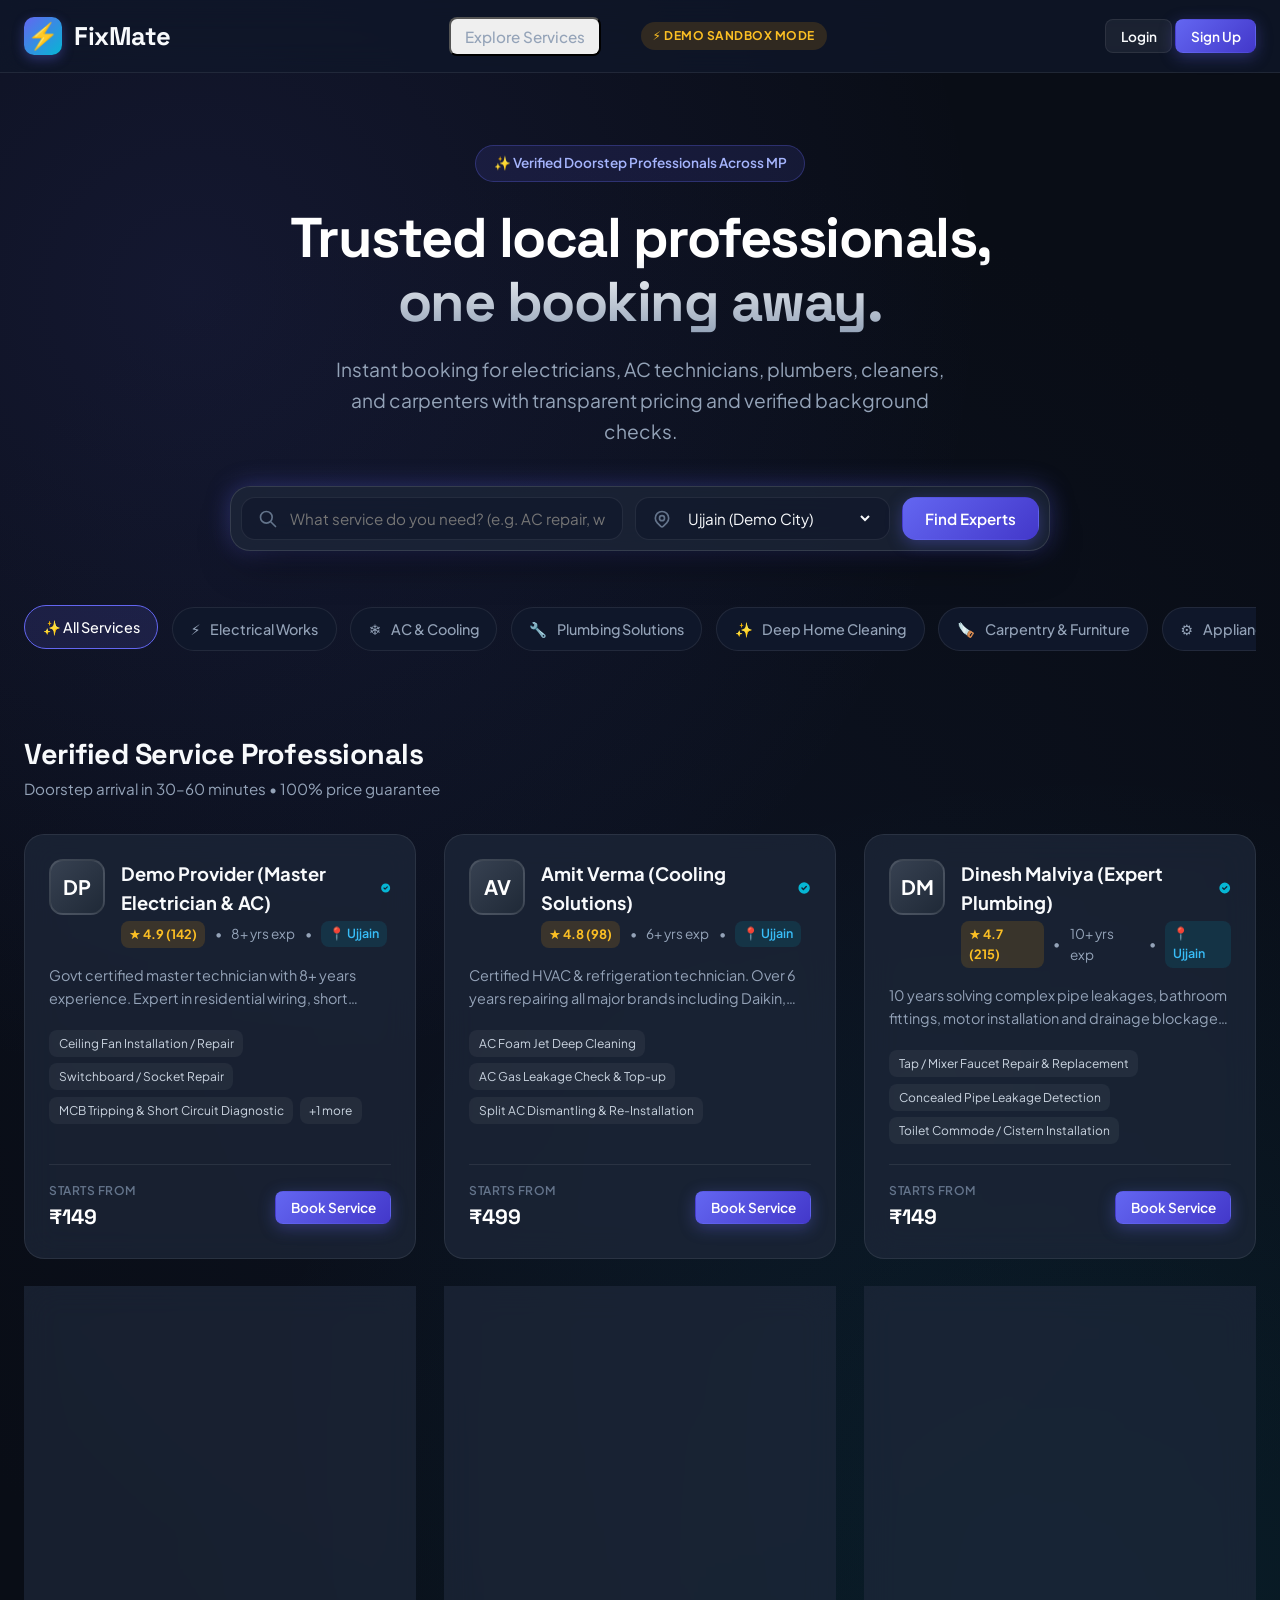
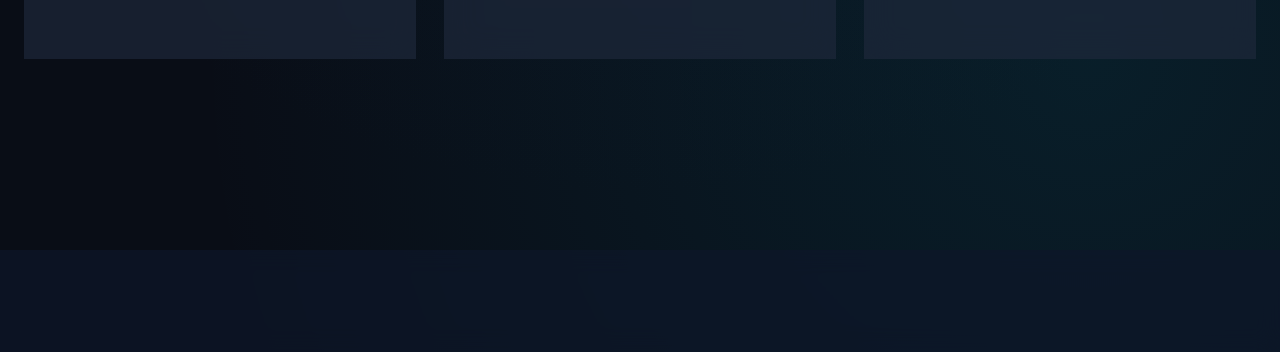
<file: index.html>
<!DOCTYPE html>
<html lang="en">
<head>
  <meta charset="UTF-8">
  <meta http-equiv="refresh" content="0; url=frontend/index.html">
  <title>FixMate - Local Service Booking & Management Platform</title>
  <script>
    window.location.href = "frontend/index.html";
  </script>
</head>
<body style="background: #090d16; color: #fff; font-family: sans-serif; display: flex; align-items: center; justify-content: center; height: 100vh; margin: 0;">
  <div style="text-align: center;">
    <h2>Redirecting to FixMate...</h2>
    <p><a href="frontend/index.html" style="color: #6366f1;">Click here if you are not redirected automatically</a></p>
  </div>
</body>
</html>
</file>
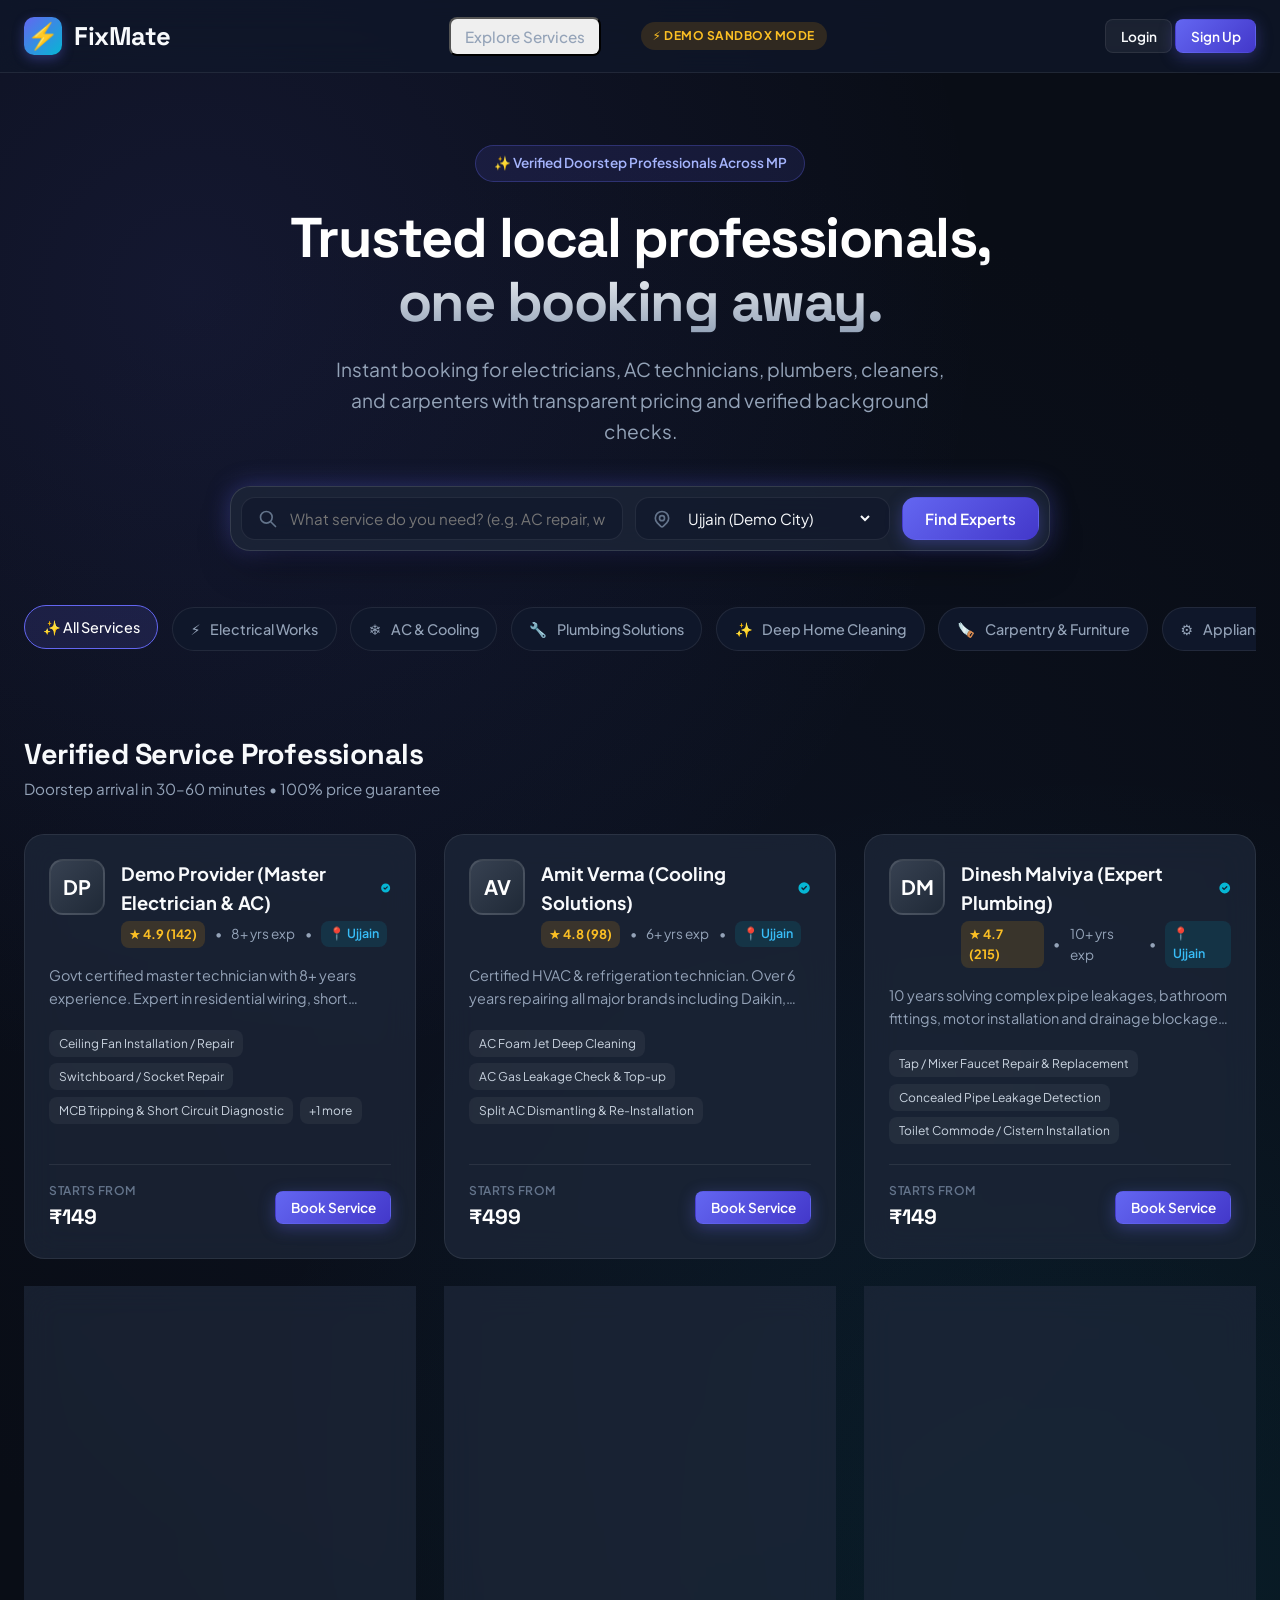
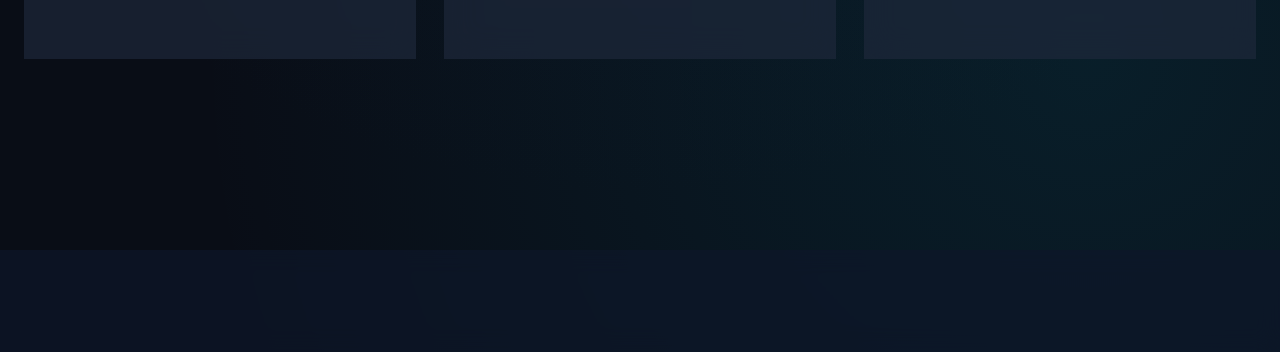
<file: frontend/index.html>
<!DOCTYPE html>
<html lang="en">
<head>
  <meta charset="UTF-8" />
  <meta name="viewport" content="width=device-width, initial-scale=1.0" />
  <meta name="description" content="FixMate – On-demand local home and appliance repair services connecting verified electricians, plumbers, AC technicians, and cleaners." />
  <title>FixMate – Local Service Booking & Management Platform</title>
  <link rel="stylesheet" href="css/style.css" />
</head>
<body>

  <!-- Navigation Bar -->
  <header class="navbar">
    <div class="container nav-wrapper">
      <a href="javascript:void(0)" class="brand-logo" onclick="App.switchView('marketplace-view')">
        <div class="logo-badge">⚡</div>
        <span>FixMate</span>
      </a>

      <nav class="nav-menu">
        <button class="nav-link" onclick="App.switchView('marketplace-view')">Explore Services</button>
        <div id="nav-role-portals"></div>
        <span id="connection-mode-badge" class="status-badge status-pending" style="font-size: 0.75rem;">⚡ Ready</span>
      </nav>

      <div id="nav-auth-container">
        <!-- Injected via Auth.updateNavbar() -->
      </div>
    </div>
  </header>

  <!-- =========================================================================
       VIEW 1: MARKETPLACE DISCOVERY & PROVIDER SEARCH
       ========================================================================= -->
  <main id="marketplace-view" class="view-section">
    <!-- Hero Section -->
    <section class="hero-section">
      <div class="container">
        <div class="hero-pill">
          <span>✨ Verified Doorstep Professionals Across MP</span>
        </div>
        <h1 class="hero-title">
          Trusted local professionals,<br />one booking away.
        </h1>
        <p class="hero-subtitle">
          Instant booking for electricians, AC technicians, plumbers, cleaners, and carpenters with transparent pricing and verified background checks.
        </p>

        <!-- Search Bar Console -->
        <div class="hero-search-box">
          <div class="search-input-wrap">
            <svg width="20" height="20" fill="none" stroke="currentColor" viewBox="0 0 24 24"><path stroke-linecap="round" stroke-linejoin="round" stroke-width="2" d="M21 21l-6-6m2-5a7 7 0 11-14 0 7 7 0 0114 0z"></path></svg>
            <input type="text" id="search-keyword-input" class="search-input" placeholder="What service do you need? (e.g. AC repair, wiring...)" oninput="Marketplace.searchProviders()" />
          </div>

          <div class="search-input-wrap">
            <svg width="20" height="20" fill="none" stroke="currentColor" viewBox="0 0 24 24"><path stroke-linecap="round" stroke-linejoin="round" stroke-width="2" d="M17.657 16.657L13.414 20.9a1.998 1.998 0 01-2.827 0l-4.244-4.243a8 8 0 1111.314 0z"></path><path stroke-linecap="round" stroke-linejoin="round" stroke-width="2" d="M15 11a3 3 0 11-6 0 3 3 0 016 0z"></path></svg>
            <select id="search-city-select" class="search-select" onchange="Marketplace.searchProviders()">
              <option value="Ujjain" selected>Ujjain (Demo City)</option>
              <option value="Indore">Indore</option>
              <option value="Bhopal">Bhopal</option>
              <option value="Dewas">Dewas</option>
            </select>
          </div>

          <button class="btn btn-primary" onclick="Marketplace.searchProviders()">Find Experts</button>
        </div>

        <!-- Service Category Pills -->
        <div id="category-pills-container" class="categories-slider">
          <!-- Injected via Marketplace.renderCategoryPills() -->
        </div>
      </div>
    </section>

    <!-- Provider Listing Section -->
    <section class="container" style="padding-bottom: 4rem;">
      <div class="section-header">
        <div>
          <h2 class="section-title">Verified Service Professionals</h2>
          <p class="section-subtitle">Doorstep arrival in 30–60 minutes • 100% price guarantee</p>
        </div>
      </div>

      <div id="providers-grid" class="providers-grid">
        <!-- Injected via Marketplace.renderProviderCards() -->
      </div>
    </section>
  </main>

  <!-- =========================================================================
       VIEW 2: CUSTOMER DASHBOARD & LIVE SERVICE TRACKER
       ========================================================================= -->
  <section id="customer-view" class="view-section dashboard-layout container" style="display: none;">
    <div class="dashboard-header">
      <div>
        <h2 style="font-size: 1.8rem; font-weight: 700;">Customer Dashboard</h2>
        <p style="color: var(--text-muted);">Manage your active service orders, view booking history and saved addresses</p>
      </div>
      <button class="btn btn-primary btn-sm" onclick="App.switchView('marketplace-view')">+ Book New Service</button>
    </div>

    <!-- Live Active Job Tracker -->
    <div id="customer-active-tracker">
      <!-- Injected via CustomerDashboard.renderActiveTracker() -->
    </div>

    <!-- Booking History Table -->
    <div style="margin-bottom: 3.5rem;">
      <h3 style="font-size: 1.3rem; margin-bottom: 1rem;">Booking History</h3>
      <div class="table-container">
        <table class="custom-table">
          <thead>
            <tr>
              <th>Booking #</th>
              <th>Service</th>
              <th>Provider</th>
              <th>Amount</th>
              <th>Status</th>
              <th>Action</th>
            </tr>
          </thead>
          <tbody id="customer-history-tbody">
            <!-- Injected via CustomerDashboard.renderBookingHistory() -->
          </tbody>
        </table>
      </div>
    </div>

    <!-- Saved Addresses -->
    <div>
      <h3 style="font-size: 1.3rem; margin-bottom: 1rem;">Saved Addresses</h3>
      <div id="customer-addresses-grid" style="display: grid; grid-template-columns: repeat(auto-fill, minmax(280px, 1fr)); gap: 1rem;">
        <!-- Injected via CustomerDashboard.renderAddresses() -->
      </div>
    </div>
  </section>

  <!-- =========================================================================
       VIEW 3: PROVIDER WORKBENCH & DISPATCH DESK
       ========================================================================= -->
  <section id="provider-view" class="view-section dashboard-layout container" style="display: none;">
    <div id="provider-banner">
      <!-- Injected via ProviderWorkbench.renderProfileCard() -->
    </div>

    <!-- Provider KPIs -->
    <div class="stats-grid">
      <div class="stat-card">
        <span class="stat-title">Wallet Balance</span>
        <span id="provider-wallet-balance" class="stat-value" style="color: var(--accent-emerald);">₹0.00</span>
      </div>
      <div class="stat-card">
        <span class="stat-title">Completed Jobs</span>
        <span id="provider-completed-count" class="stat-value">0</span>
      </div>
      <div class="stat-card">
        <span class="stat-title">Payout Method</span>
        <span class="stat-value" style="font-size: 1.2rem; color: var(--accent-cyan);">Direct Bank (IMPS)</span>
      </div>
    </div>

    <!-- Incoming Urgent Requests -->
    <div style="margin-bottom: 3rem;">
      <h3 style="font-size: 1.3rem; margin-bottom: 1rem; display: flex; align-items: center; gap: 0.5rem;">
        <span>⚡ Incoming Job Requests</span>
      </h3>
      <div id="provider-pending-requests">
        <!-- Injected via ProviderWorkbench.renderPendingRequests() -->
      </div>
    </div>

    <!-- Active & Scheduled Jobs -->
    <div style="margin-bottom: 3.5rem;">
      <h3 style="font-size: 1.3rem; margin-bottom: 1rem;">Active & Completed Jobs</h3>
      <div class="table-container">
        <table class="custom-table">
          <thead>
            <tr>
              <th>Order ID</th>
              <th>Service</th>
              <th>Customer</th>
              <th>Address</th>
              <th>Earnings</th>
              <th>Status</th>
              <th>Action</th>
            </tr>
          </thead>
          <tbody id="provider-jobs-tbody">
            <!-- Injected via ProviderWorkbench.renderJobsTable() -->
          </tbody>
        </table>
      </div>
    </div>

    <!-- Provider Wallet Ledger -->
    <div>
      <h3 style="font-size: 1.3rem; margin-bottom: 1rem;">Earnings & Ledger Statement</h3>
      <div class="table-container">
        <table class="custom-table">
          <thead>
            <tr>
              <th>Date</th>
              <th>Transaction</th>
              <th>Amount</th>
              <th>Running Balance</th>
              <th>Description</th>
            </tr>
          </thead>
          <tbody id="provider-ledger-tbody">
            <!-- Injected via ProviderWorkbench.renderEarningsCard() -->
          </tbody>
        </table>
      </div>
    </div>
  </section>

  <!-- =========================================================================
       VIEW 4: ADMIN GOVERNANCE & KPI CENTER
       ========================================================================= -->
  <section id="admin-view" class="view-section dashboard-layout container" style="display: none;">
    <div class="dashboard-header">
      <div>
        <h2 style="font-size: 1.8rem; font-weight: 700;">Platform Administration</h2>
        <p style="color: var(--text-muted);">Real-time marketplace KPIs, provider verification and dispute resolution desk</p>
      </div>
      <span class="status-badge status-pending">Admin Session Active</span>
    </div>

    <!-- Admin KPI Cards -->
    <div class="stats-grid">
      <div class="stat-card">
        <span class="stat-title">Gross GMV</span>
        <span id="admin-stat-gmv" class="stat-value" style="color: var(--accent-emerald);">₹0.00</span>
      </div>
      <div class="stat-card">
        <span class="stat-title">Platform Net (10%)</span>
        <span id="admin-stat-net" class="stat-value" style="color: var(--brand-primary);">₹0.00</span>
      </div>
      <div class="stat-card">
        <span class="stat-title">Total Orders</span>
        <span id="admin-stat-orders" class="stat-value">0</span>
      </div>
      <div class="stat-card">
        <span class="stat-title">Active / Total Providers</span>
        <span id="admin-stat-provs" class="stat-value">0 / 0</span>
      </div>
      <div class="stat-card">
        <span class="stat-title">Open Disputes</span>
        <span id="admin-stat-disputes" class="stat-value" style="color: var(--accent-amber);">0</span>
      </div>
    </div>

    <!-- Provider Verification Desk -->
    <div style="margin-bottom: 3.5rem;">
      <h3 style="font-size: 1.3rem; margin-bottom: 1rem;">Provider Verification Queue</h3>
      <div class="table-container">
        <table class="custom-table">
          <thead>
            <tr>
              <th>Professional</th>
              <th>Location</th>
              <th>Experience</th>
              <th>ID Proof</th>
              <th>Status</th>
              <th>Rating & Jobs</th>
              <th>Action</th>
            </tr>
          </thead>
          <tbody id="admin-providers-tbody">
            <!-- Injected via AdminCenter.renderVerificationQueue() -->
          </tbody>
        </table>
      </div>
    </div>

    <!-- Dispute Desk -->
    <div>
      <h3 style="font-size: 1.3rem; margin-bottom: 1rem;">Customer Dispute Resolution</h3>
      <div class="table-container">
        <table class="custom-table">
          <thead>
            <tr>
              <th>Dispute ID</th>
              <th>Booking</th>
              <th>Customer</th>
              <th>Issue Summary</th>
              <th>Status</th>
              <th>Action</th>
            </tr>
          </thead>
          <tbody id="admin-complaints-tbody">
            <!-- Injected via AdminCenter.renderComplaintsTable() -->
          </tbody>
        </table>
      </div>
    </div>
  </section>

  <!-- =========================================================================
       MODALS
       ========================================================================= -->

  <!-- Login Modal -->
  <div id="login-modal" class="modal-overlay">
    <div class="modal-dialog">
      <button class="modal-close" onclick="App.closeAllModals()">&times;</button>
      <h3 style="font-size: 1.4rem; font-weight: 700; margin-bottom: 0.5rem;">Sign In to FixMate</h3>
      <p style="color: var(--text-muted); font-size: 0.9rem; margin-bottom: 1.5rem;">Access your dashboard, booking status and account</p>

      <!-- 1-Click Demo Quick Fill Buttons -->
      <div style="padding: 0.85rem; background: rgba(99, 102, 241, 0.1); border-radius: var(--radius-md); margin-bottom: 1.25rem;">
        <div style="font-size: 0.75rem; text-transform: uppercase; font-weight: 700; color: #a5b4fc; margin-bottom: 0.5rem;">Demo Quick Fill:</div>
        <div style="display: flex; gap: 0.5rem; flex-wrap: wrap;">
          <button type="button" class="btn btn-secondary btn-sm" onclick="App.fillDemoCredentials('CUSTOMER')">👤 customer123</button>
          <button type="button" class="btn btn-secondary btn-sm" onclick="App.fillDemoCredentials('PROVIDER')">🛠️ provider123</button>
          <button type="button" class="btn btn-secondary btn-sm" onclick="App.fillDemoCredentials('ADMIN')">⚡ admin123</button>
        </div>
      </div>

      <form onsubmit="App.handleLoginSubmit(event)">
        <div class="form-group">
          <label class="form-label">Email or Username</label>
          <input type="text" id="login-email" class="form-control" required placeholder="Enter your registered email or username" />
        </div>
        <div class="form-group">
          <label class="form-label">Password</label>
          <input type="password" id="login-password" class="form-control" required placeholder="Enter your account password" />
        </div>
        <button type="submit" class="btn btn-primary" style="width: 100%; margin-top: 1rem;">Login</button>
      </form>
    </div>
  </div>

  <!-- Register Choice Modal -->
  <div id="register-choice-modal" class="modal-overlay">
    <div class="modal-dialog" style="text-align: center;">
      <button class="modal-close" onclick="App.closeAllModals()">&times;</button>
      <h3 style="font-size: 1.4rem; font-weight: 700; margin-bottom: 0.5rem;">Join FixMate</h3>
      <p style="color: var(--text-muted); font-size: 0.9rem; margin-bottom: 2rem;">Select how you want to use the platform</p>
      <div style="display: grid; grid-template-columns: 1fr 1fr; gap: 1rem;">
        <div style="padding: 1.5rem; background: var(--bg-surface-elevated); border: 1px solid var(--border-subtle); border-radius: var(--radius-md); cursor: pointer;" onclick="App.closeAllModals(); App.openModal('register-customer-modal')">
          <div style="font-size: 2.5rem; margin-bottom: 0.5rem;">🏠</div>
          <strong>I am a Customer</strong>
          <p style="font-size: 0.8rem; color: var(--text-muted); margin-top: 0.4rem;">Book verified repair & home care professionals</p>
        </div>
        <div style="padding: 1.5rem; background: var(--bg-surface-elevated); border: 1px solid var(--border-subtle); border-radius: var(--radius-md); cursor: pointer;" onclick="App.closeAllModals(); App.openModal('register-provider-modal')">
          <div style="font-size: 2.5rem; margin-bottom: 0.5rem;">🔧</div>
          <strong>I am a Provider</strong>
          <p style="font-size: 0.8rem; color: var(--text-muted); margin-top: 0.4rem;">Receive bookings, set custom prices & grow income</p>
        </div>
      </div>
    </div>
  </div>

  <!-- Customer Register Modal -->
  <div id="register-customer-modal" class="modal-overlay">
    <div class="modal-dialog">
      <button class="modal-close" onclick="App.closeAllModals()">&times;</button>
      <h3 style="font-size: 1.4rem; font-weight: 700; margin-bottom: 0.5rem;">Customer Registration</h3>
      <form onsubmit="App.handleCustomerRegister(event)">
        <div class="form-group">
          <label class="form-label">Full Name</label>
          <input type="text" id="reg-c-name" class="form-control" required placeholder="Enter your full name" />
        </div>
        <div class="form-group">
          <label class="form-label">Email</label>
          <input type="email" id="reg-c-email" class="form-control" required placeholder="Enter your email address" />
        </div>
        <div class="form-group">
          <label class="form-label">Phone Number</label>
          <input type="tel" id="reg-c-phone" class="form-control" required placeholder="Enter 10-digit mobile number" />
        </div>
        <div class="form-group">
          <label class="form-label">Password</label>
          <input type="password" id="reg-c-pass" class="form-control" required minlength="6" placeholder="Create a secure password" />
        </div>
        <button type="submit" class="btn btn-primary" style="width: 100%; margin-top: 1rem;">Create Customer Account</button>
      </form>
    </div>
  </div>

  <!-- Provider Register Modal -->
  <div id="register-provider-modal" class="modal-overlay">
    <div class="modal-dialog">
      <button class="modal-close" onclick="App.closeAllModals()">&times;</button>
      <h3 style="font-size: 1.4rem; font-weight: 700; margin-bottom: 0.5rem;">Join as Service Professional</h3>
      <form onsubmit="App.handleProviderRegister(event)">
        <div class="form-group">
          <label class="form-label">Full Name</label>
          <input type="text" id="reg-p-name" class="form-control" required placeholder="Enter professional full name" />
        </div>
        <div style="display: grid; grid-template-columns: 1fr 1fr; gap: 0.75rem;">
          <div class="form-group">
            <label class="form-label">Email</label>
            <input type="email" id="reg-p-email" class="form-control" required placeholder="Enter professional email address" />
          </div>
          <div class="form-group">
            <label class="form-label">Phone</label>
            <input type="tel" id="reg-p-phone" class="form-control" required placeholder="Enter 10-digit mobile number" />
          </div>
        </div>
        <div style="display: grid; grid-template-columns: 1fr 1fr; gap: 0.75rem;">
          <div class="form-group">
            <label class="form-label">Experience (Years)</label>
            <input type="number" id="reg-p-exp" class="form-control" min="1" max="40" placeholder="Years of experience" value="5" required />
          </div>
          <div class="form-group">
            <label class="form-label">City</label>
            <select id="reg-p-city" class="form-control">
              <option value="Ujjain">Ujjain</option>
              <option value="Indore">Indore</option>
              <option value="Bhopal">Bhopal</option>
              <option value="Dewas">Dewas</option>
            </select>
          </div>
        </div>
        <div class="form-group">
          <label class="form-label">Workshop / Residential Address</label>
          <input type="text" id="reg-p-addr" class="form-control" required placeholder="Enter workshop or residential address" />
        </div>
        <div style="display: grid; grid-template-columns: 1fr 1fr; gap: 0.75rem;">
          <div class="form-group">
            <label class="form-label">Pincode</label>
            <input type="text" id="reg-p-pincode" class="form-control" required placeholder="Enter 6-digit area pincode" />
          </div>
          <div class="form-group">
            <label class="form-label">Aadhaar / ID Proof #</label>
            <input type="text" id="reg-p-idnum" class="form-control" required placeholder="Enter 12-digit Aadhaar / Govt ID number" />
          </div>
        </div>
        <div class="form-group">
          <label class="form-label">Password</label>
          <input type="password" id="reg-p-pass" class="form-control" required minlength="6" placeholder="Create a secure password" />
        </div>
        <button type="submit" class="btn btn-primary" style="width: 100%; margin-top: 1rem;">Submit For Verification</button>
      </form>
    </div>
  </div>

  <!-- Interactive Multi-Step Booking Wizard Modal -->
  <div id="booking-wizard-modal" class="modal-overlay">
    <div class="modal-dialog">
      <button class="modal-close" onclick="App.closeAllModals()">&times;</button>
      <div id="booking-wizard-body">
        <!-- Dynamically injected via BookingWizard -->
      </div>
    </div>
  </div>

  <!-- Submit Review Modal -->
  <div id="submit-review-modal" class="modal-overlay">
    <div class="modal-dialog">
      <button class="modal-close" onclick="App.closeAllModals()">&times;</button>
      <h3 style="font-size: 1.4rem; font-weight: 700; margin-bottom: 0.25rem;">Rate Your Service</h3>
      <p id="review-service-title" style="color: var(--text-muted); font-size: 0.88rem; margin-bottom: 1.5rem;"></p>
      <form onsubmit="CustomerDashboard.submitReviewForm(event)">
        <input type="hidden" id="review-booking-id" />
        <div class="form-group">
          <label class="form-label">Rating (1 to 5 Stars)</label>
          <div style="display: flex; gap: 1rem; font-size: 1.5rem;">
            <label><input type="radio" name="review_rating" value="5" checked /> 5 ★</label>
            <label><input type="radio" name="review_rating" value="4" /> 4 ★</label>
            <label><input type="radio" name="review_rating" value="3" /> 3 ★</label>
            <label><input type="radio" name="review_rating" value="2" /> 2 ★</label>
            <label><input type="radio" name="review_rating" value="1" /> 1 ★</label>
          </div>
        </div>
        <div class="form-group">
          <label class="form-label">Review Comments</label>
          <textarea id="review-comment-input" class="form-control" rows="3" required placeholder="Write your feedback regarding technician punctuality, work quality, and behavior"></textarea>
        </div>
        <button type="submit" class="btn btn-primary" style="width: 100%;">Submit Feedback</button>
      </form>
    </div>
  </div>

  <!-- Raise Complaint Modal -->
  <div id="raise-complaint-modal" class="modal-overlay">
    <div class="modal-dialog">
      <button class="modal-close" onclick="App.closeAllModals()">&times;</button>
      <h3 style="font-size: 1.4rem; font-weight: 700; margin-bottom: 0.5rem;">File Service Dispute</h3>
      <p style="color: var(--text-muted); font-size: 0.88rem; margin-bottom: 1.5rem;">Our customer care team reviews all disputes within 24 hours.</p>
      <form onsubmit="CustomerDashboard.submitComplaintForm(event)">
        <input type="hidden" id="complaint-booking-id" />
        <div class="form-group">
          <label class="form-label">Subject</label>
          <input type="text" id="complaint-subject" class="form-control" required placeholder="Enter dispute or complaint subject" />
        </div>
        <div class="form-group">
          <label class="form-label">Detailed Description</label>
          <textarea id="complaint-description" class="form-control" rows="4" required placeholder="Describe the issue faced with your service in detail"></textarea>
        </div>
        <button type="submit" class="btn btn-danger" style="width: 100%;">Submit Dispute</button>
      </form>
    </div>
  </div>

  <!-- Add Address Modal -->
  <div id="add-address-modal" class="modal-overlay">
    <div class="modal-dialog">
      <button class="modal-close" onclick="App.closeAllModals()">&times;</button>
      <h3 style="font-size: 1.4rem; font-weight: 700; margin-bottom: 1rem;">Add New Address</h3>
      <form onsubmit="CustomerDashboard.saveNewAddress(event)">
        <div class="form-group">
          <label class="form-label">Label</label>
          <select id="addr-label" class="form-control">
            <option value="Home">Home</option>
            <option value="Office">Office</option>
            <option value="Other">Other</option>
          </select>
        </div>
        <div class="form-group">
          <label class="form-label">Street Address</label>
          <input type="text" id="addr-street" class="form-control" required placeholder="Enter house/flat number, building, street, area" />
        </div>
        <div class="form-group">
          <label class="form-label">Landmark</label>
          <input type="text" id="addr-landmark" class="form-control" placeholder="Enter nearby landmark (optional)" />
        </div>
        <div style="display: grid; grid-template-columns: 1fr 1fr; gap: 0.75rem;">
          <div class="form-group">
            <label class="form-label">City</label>
            <input type="text" id="addr-city" class="form-control" required placeholder="Enter city name" />
          </div>
          <div class="form-group">
            <label class="form-label">Pincode</label>
            <input type="text" id="addr-pincode" class="form-control" required placeholder="Enter 6-digit area pincode" />
          </div>
        </div>
        <button type="submit" class="btn btn-primary" style="width: 100%; margin-top: 1rem;">Save Address</button>
      </form>
    </div>
  </div>

  <!-- Platform Footer -->
  <footer style="border-top: 1px solid var(--border-subtle); padding: 2.2rem 0; margin-top: 4rem; background: rgba(15, 23, 42, 0.7); backdrop-filter: blur(12px);">
    <div class="container" style="display: flex; justify-content: space-between; align-items: center; flex-wrap: wrap; gap: 1rem; font-size: 0.88rem; color: var(--text-muted);">
      <div style="display: flex; align-items: center; gap: 0.5rem;">
        <span style="font-size: 1.2rem;">⚡</span>
        <strong style="color: #fff; font-size: 1.05rem;">FixMate</strong>
        <span>• Local Services Booking & Management Platform</span>
      </div>
      <div>
        <span>24/7 Verified Doorstep Home Services</span>
      </div>
      <div style="display: flex; gap: 1.25rem;">
        <a href="https://github.com/aayushpatidar1511/FixMate" target="_blank" style="color: var(--text-muted); text-decoration: none;">GitHub Repository</a>
        <a href="https://fixmate-api.onrender.com/" style="color: var(--text-muted); text-decoration: none;">Live Platform</a>
      </div>
    </div>
  </footer>

  <!-- Frontend Scripts -->
  <script src="js/toast.js"></script>
  <script src="js/mockData.js"></script>
  <script src="js/api.js"></script>
  <script src="js/auth.js"></script>
  <script src="js/marketplace.js"></script>
  <script src="js/booking.js"></script>
  <script src="js/customer.js"></script>
  <script src="js/provider.js"></script>
  <script src="js/admin.js"></script>
  <script src="js/app.js"></script>
</body>
</html>
</file>
<file: frontend/css/style.css>
/* ==========================================================================
   FixMate - Modern Glassmorphic Design System & Stylesheet
   ========================================================================== */

@import url('https://fonts.googleapis.com/css2?family=Plus+Jakarta+Sans:wght@300;400;500;600;700;800&family=Space+Grotesk:wght@500;700&display=swap');

:root {
  /* Core Color Tokens */
  --bg-main: #090d16;
  --bg-surface: #0f172a;
  --bg-surface-elevated: #1e293b;
  --bg-card: rgba(30, 41, 59, 0.7);
  --bg-card-hover: rgba(51, 65, 85, 0.8);
  --border-subtle: rgba(255, 255, 255, 0.08);
  --border-active: rgba(99, 102, 241, 0.5);

  /* Primary Accent & Brand */
  --brand-primary: #6366f1;
  --brand-primary-hover: #4f46e5;
  --brand-glow: rgba(99, 102, 241, 0.35);

  /* Secondary Accents */
  --accent-amber: #f59e0b;
  --accent-amber-glow: rgba(245, 158, 11, 0.25);
  --accent-cyan: #06b6d4;
  --accent-emerald: #10b981;
  --accent-rose: #f43f5e;

  /* Typography */
  --font-main: 'Plus Jakarta Sans', system-ui, -apple-system, sans-serif;
  --font-display: 'Space Grotesk', sans-serif;

  --text-main: #f8fafc;
  --text-muted: #94a3b8;
  --text-dim: #64748b;

  /* Radius & Shadows */
  --radius-sm: 8px;
  --radius-md: 14px;
  --radius-lg: 20px;
  --radius-full: 9999px;

  --shadow-card: 0 10px 25px -5px rgba(0, 0, 0, 0.4), 0 8px 10px -6px rgba(0, 0, 0, 0.3);
  --shadow-glow: 0 0 25px var(--brand-glow);
  --backdrop-blur: blur(16px);
}

/* Reset & Base Setup */
*, *::before, *::after {
  box-sizing: border-box;
  margin: 0;
  padding: 0;
}

body {
  font-family: var(--font-main);
  background-color: var(--bg-main);
  color: var(--text-main);
  line-height: 1.6;
  min-height: 100vh;
  overflow-x: hidden;
  position: relative;
  background-image: 
    radial-gradient(circle at 15% 15%, rgba(99, 102, 241, 0.12) 0%, transparent 40%),
    radial-gradient(circle at 85% 85%, rgba(6, 182, 212, 0.1) 0%, transparent 45%),
    radial-gradient(circle at 50% 50%, rgba(15, 23, 42, 0.5) 0%, transparent 70%);
}

a {
  color: inherit;
  text-decoration: none;
}

button, input, select, textarea {
  font-family: inherit;
  color: inherit;
}

/* --------------------------------------------------------------------------
   Container & Grid Layout
   -------------------------------------------------------------------------- */
.container {
  width: 100%;
  max-width: 1280px;
  margin: 0 auto;
  padding: 0 1.5rem;
}

/* --------------------------------------------------------------------------
   Navigation Bar (Glassmorphic)
   -------------------------------------------------------------------------- */
.navbar {
  position: sticky;
  top: 0;
  z-index: 1000;
  backdrop-filter: var(--backdrop-blur);
  -webkit-backdrop-filter: var(--backdrop-blur);
  background: rgba(15, 23, 42, 0.75);
  border-bottom: 1px solid var(--border-subtle);
  transition: all 0.3s ease;
}

.nav-wrapper {
  display: flex;
  justify-content: space-between;
  align-items: center;
  height: 72px;
}

.brand-logo {
  display: flex;
  align-items: center;
  gap: 0.75rem;
  font-family: var(--font-display);
  font-size: 1.6rem;
  font-weight: 700;
  letter-spacing: -0.5px;
}

.logo-badge {
  background: linear-gradient(135deg, var(--brand-primary), var(--accent-cyan));
  color: #fff;
  width: 38px;
  height: 38px;
  border-radius: 10px;
  display: flex;
  align-items: center;
  justify-content: center;
  box-shadow: 0 4px 12px var(--brand-glow);
}

.nav-menu {
  display: flex;
  align-items: center;
  gap: 1.25rem;
}

.nav-link {
  font-size: 0.95rem;
  font-weight: 500;
  color: var(--text-muted);
  padding: 0.5rem 0.85rem;
  border-radius: var(--radius-sm);
  transition: all 0.2s ease;
}

.nav-link:hover, .nav-link.active {
  color: #fff;
  background: rgba(255, 255, 255, 0.05);
}

/* --------------------------------------------------------------------------
   Buttons & UI Elements
   -------------------------------------------------------------------------- */
.btn {
  display: inline-flex;
  align-items: center;
  justify-content: center;
  gap: 0.5rem;
  font-weight: 600;
  font-size: 0.95rem;
  padding: 0.7rem 1.4rem;
  border-radius: var(--radius-md);
  border: 1px solid transparent;
  cursor: pointer;
  transition: all 0.25s cubic-bezier(0.4, 0, 0.2, 1);
  outline: none;
}

.btn-primary {
  background: linear-gradient(135deg, var(--brand-primary), #4338ca);
  color: #fff;
  box-shadow: 0 4px 16px var(--brand-glow);
}

.btn-primary:hover {
  transform: translateY(-2px);
  box-shadow: 0 6px 20px rgba(99, 102, 241, 0.5);
  background: linear-gradient(135deg, #7174fa, #4f46e5);
}

.btn-secondary {
  background: rgba(255, 255, 255, 0.06);
  border: 1px solid var(--border-subtle);
  color: var(--text-main);
}

.btn-secondary:hover {
  background: rgba(255, 255, 255, 0.12);
  border-color: rgba(255, 255, 255, 0.2);
}

.btn-sm {
  padding: 0.45rem 0.9rem;
  font-size: 0.85rem;
  border-radius: var(--radius-sm);
}

.btn-success {
  background: linear-gradient(135deg, var(--accent-emerald), #059669);
  color: #fff;
}

.btn-danger {
  background: linear-gradient(135deg, var(--accent-rose), #be123c);
  color: #fff;
}

/* --------------------------------------------------------------------------
   Hero Section
   -------------------------------------------------------------------------- */
.hero-section {
  padding: 4.5rem 0 3.5rem;
  text-align: center;
  position: relative;
}

.hero-pill {
  display: inline-flex;
  align-items: center;
  gap: 0.5rem;
  padding: 0.4rem 1.1rem;
  background: rgba(99, 102, 241, 0.12);
  border: 1px solid rgba(99, 102, 241, 0.3);
  border-radius: var(--radius-full);
  font-size: 0.85rem;
  font-weight: 600;
  color: #a5b4fc;
  margin-bottom: 1.5rem;
}

.hero-title {
  font-family: var(--font-display);
  font-size: 3.5rem;
  font-weight: 800;
  line-height: 1.15;
  letter-spacing: -1.5px;
  max-width: 860px;
  margin: 0 auto 1.25rem;
  background: linear-gradient(180deg, #ffffff 40%, #94a3b8 100%);
  -webkit-background-clip: text;
  -webkit-text-fill-color: transparent;
}

.hero-subtitle {
  font-size: 1.2rem;
  color: var(--text-muted);
  max-width: 620px;
  margin: 0 auto 2.5rem;
}

/* Search Bar (Floating Glass Console) */
.hero-search-box {
  max-width: 820px;
  margin: 0 auto 3rem;
  background: var(--bg-card);
  backdrop-filter: var(--backdrop-blur);
  -webkit-backdrop-filter: var(--backdrop-blur);
  border: 1px solid rgba(255, 255, 255, 0.12);
  border-radius: var(--radius-lg);
  padding: 0.6rem;
  display: grid;
  grid-template-columns: 1.5fr 1fr auto;
  gap: 0.75rem;
  box-shadow: 0 20px 40px -15px rgba(0, 0, 0, 0.6), var(--shadow-glow);
}

.search-input-wrap {
  display: flex;
  align-items: center;
  gap: 0.75rem;
  padding: 0.6rem 1rem;
  background: rgba(15, 23, 42, 0.6);
  border: 1px solid var(--border-subtle);
  border-radius: var(--radius-md);
}

.search-input-wrap svg {
  color: var(--text-dim);
  flex-shrink: 0;
}

.search-input {
  width: 100%;
  background: transparent;
  border: none;
  font-size: 0.95rem;
  outline: none;
}

.search-select {
  background: transparent;
  border: none;
  font-size: 0.95rem;
  width: 100%;
  outline: none;
  cursor: pointer;
}

.search-select option {
  background: #0f172a;
  color: #fff;
}

/* --------------------------------------------------------------------------
   Category Pills & Filter Strip
   -------------------------------------------------------------------------- */
.categories-slider {
  display: flex;
  gap: 0.85rem;
  overflow-x: auto;
  padding: 0.5rem 0 1.5rem;
  scrollbar-width: thin;
  scrollbar-color: var(--border-subtle) transparent;
}

.category-pill {
  flex-shrink: 0;
  display: flex;
  align-items: center;
  gap: 0.6rem;
  padding: 0.6rem 1.1rem;
  background: var(--bg-surface);
  border: 1px solid var(--border-subtle);
  border-radius: var(--radius-full);
  font-size: 0.9rem;
  font-weight: 500;
  color: var(--text-muted);
  cursor: pointer;
  transition: all 0.2s ease;
}

.category-pill:hover, .category-pill.active {
  background: rgba(99, 102, 241, 0.15);
  border-color: var(--brand-primary);
  color: #fff;
  transform: translateY(-2px);
}

/* --------------------------------------------------------------------------
   Marketplace Grid & Provider Cards
   -------------------------------------------------------------------------- */
.section-header {
  display: flex;
  justify-content: space-between;
  align-items: flex-end;
  margin-bottom: 2rem;
}

.section-title {
  font-family: var(--font-display);
  font-size: 1.8rem;
  font-weight: 700;
  letter-spacing: -0.5px;
}

.section-subtitle {
  color: var(--text-muted);
  font-size: 0.95rem;
}

.providers-grid {
  display: grid;
  grid-template-columns: repeat(auto-fill, minmax(340px, 1fr));
  gap: 1.75rem;
  margin-bottom: 4rem;
}

.provider-card {
  background: var(--bg-card);
  backdrop-filter: var(--backdrop-blur);
  -webkit-backdrop-filter: var(--backdrop-blur);
  border: 1px solid var(--border-subtle);
  border-radius: var(--radius-lg);
  padding: 1.5rem;
  display: flex;
  flex-direction: column;
  justify-content: space-between;
  transition: all 0.3s cubic-bezier(0.4, 0, 0.2, 1);
  position: relative;
  overflow: hidden;
}

.provider-card::before {
  content: '';
  position: absolute;
  top: 0;
  left: 0;
  right: 0;
  height: 3px;
  background: linear-gradient(90deg, var(--brand-primary), var(--accent-cyan));
  opacity: 0;
  transition: opacity 0.3s ease;
}

.provider-card:hover {
  transform: translateY(-5px);
  border-color: rgba(99, 102, 241, 0.4);
  box-shadow: 0 15px 30px -10px rgba(0, 0, 0, 0.5), 0 0 15px rgba(99, 102, 241, 0.2);
}

.provider-card:hover::before {
  opacity: 1;
}

.card-header {
  display: flex;
  align-items: flex-start;
  gap: 1rem;
  margin-bottom: 1rem;
}

.provider-avatar {
  width: 56px;
  height: 56px;
  border-radius: 14px;
  background: linear-gradient(135deg, #374151, #1f2937);
  display: flex;
  align-items: center;
  justify-content: center;
  font-weight: 700;
  font-size: 1.25rem;
  color: #fff;
  border: 2px solid rgba(255, 255, 255, 0.1);
  flex-shrink: 0;
}

.provider-info {
  flex-grow: 1;
}

.provider-name {
  font-size: 1.15rem;
  font-weight: 700;
  display: flex;
  align-items: center;
  gap: 0.4rem;
}

.verified-icon {
  color: var(--accent-cyan);
  width: 16px;
  height: 16px;
}

.provider-meta {
  display: flex;
  align-items: center;
  gap: 0.6rem;
  font-size: 0.85rem;
  color: var(--text-muted);
  margin-top: 0.2rem;
}

.rating-badge {
  display: inline-flex;
  align-items: center;
  gap: 0.25rem;
  background: rgba(245, 158, 11, 0.15);
  color: #fbbf24;
  font-weight: 700;
  font-size: 0.8rem;
  padding: 0.2rem 0.5rem;
  border-radius: var(--radius-sm);
}

.distance-badge {
  display: inline-flex;
  align-items: center;
  gap: 0.25rem;
  background: rgba(6, 182, 212, 0.12);
  color: #38bdf8;
  font-weight: 600;
  font-size: 0.78rem;
  padding: 0.2rem 0.5rem;
  border-radius: var(--radius-sm);
}

.provider-bio {
  font-size: 0.9rem;
  color: var(--text-muted);
  margin-bottom: 1.25rem;
  display: -webkit-box;
  -webkit-line-clamp: 2;
  -webkit-box-orient: vertical;
  overflow: hidden;
}

.services-tag-list {
  display: flex;
  flex-wrap: wrap;
  gap: 0.4rem;
  margin-bottom: 1.25rem;
}

.service-tag {
  font-size: 0.75rem;
  padding: 0.25rem 0.6rem;
  background: rgba(255, 255, 255, 0.05);
  border-radius: var(--radius-sm);
  color: #cbd5e1;
}

.card-footer {
  display: flex;
  justify-content: space-between;
  align-items: center;
  padding-top: 1rem;
  border-top: 1px solid var(--border-subtle);
}

.pricing-preview {
  display: flex;
  flex-direction: column;
}

.price-label {
  font-size: 0.75rem;
  color: var(--text-dim);
  text-transform: uppercase;
  font-weight: 600;
  letter-spacing: 0.5px;
}

.price-val {
  font-size: 1.3rem;
  font-weight: 800;
  color: #fff;
  font-family: var(--font-display);
}

/* --------------------------------------------------------------------------
   Dashboard & Portals Layout
   -------------------------------------------------------------------------- */
.dashboard-layout {
  padding: 2.5rem 0 5rem;
}

.dashboard-header {
  display: flex;
  justify-content: space-between;
  align-items: center;
  margin-bottom: 2rem;
  padding-bottom: 1.5rem;
  border-bottom: 1px solid var(--border-subtle);
}

.stats-grid {
  display: grid;
  grid-template-columns: repeat(auto-fit, minmax(220px, 1fr));
  gap: 1.25rem;
  margin-bottom: 2.5rem;
}

.stat-card {
  background: var(--bg-card);
  border: 1px solid var(--border-subtle);
  border-radius: var(--radius-md);
  padding: 1.4rem;
  display: flex;
  flex-direction: column;
  gap: 0.5rem;
}

.stat-title {
  font-size: 0.85rem;
  color: var(--text-muted);
  font-weight: 600;
  text-transform: uppercase;
  letter-spacing: 0.5px;
}

.stat-value {
  font-family: var(--font-display);
  font-size: 2rem;
  font-weight: 700;
  color: #fff;
}

/* Status Chips & Badges */
.status-badge {
  display: inline-flex;
  align-items: center;
  gap: 0.35rem;
  padding: 0.25rem 0.75rem;
  border-radius: var(--radius-full);
  font-size: 0.78rem;
  font-weight: 700;
  text-transform: uppercase;
  letter-spacing: 0.5px;
}

.status-pending { background: rgba(245, 158, 11, 0.15); color: #fbbf24; }
.status-accepted { background: rgba(99, 102, 241, 0.15); color: #818cf8; }
.status-on_the_way { background: rgba(6, 182, 212, 0.15); color: #38bdf8; }
.status-in_progress { background: rgba(168, 85, 247, 0.15); color: #c084fc; }
.status-completed { background: rgba(16, 185, 129, 0.15); color: #34d399; }
.status-cancelled, .status-rejected { background: rgba(244, 63, 94, 0.15); color: #fb7185; }

/* Booking Stepper Tracker */
.stepper-container {
  display: flex;
  align-items: center;
  justify-content: space-between;
  margin: 1.5rem 0;
  position: relative;
}

.stepper-container::before {
  content: '';
  position: absolute;
  top: 18px;
  left: 30px;
  right: 30px;
  height: 3px;
  background: rgba(255, 255, 255, 0.1);
  z-index: 1;
}

.step-item {
  display: flex;
  flex-direction: column;
  align-items: center;
  gap: 0.5rem;
  position: relative;
  z-index: 2;
}

.step-dot {
  width: 36px;
  height: 36px;
  border-radius: 50%;
  background: var(--bg-surface-elevated);
  border: 2px solid var(--border-subtle);
  display: flex;
  align-items: center;
  justify-content: center;
  font-weight: 700;
  font-size: 0.9rem;
  color: var(--text-dim);
}

.step-item.active .step-dot {
  background: var(--brand-primary);
  border-color: #fff;
  color: #fff;
  box-shadow: 0 0 15px var(--brand-glow);
}

.step-item.completed .step-dot {
  background: var(--accent-emerald);
  border-color: var(--accent-emerald);
  color: #fff;
}

.step-label {
  font-size: 0.8rem;
  font-weight: 600;
  color: var(--text-muted);
}

/* --------------------------------------------------------------------------
   Data Tables
   -------------------------------------------------------------------------- */
.table-container {
  background: var(--bg-card);
  border: 1px solid var(--border-subtle);
  border-radius: var(--radius-lg);
  overflow-x: auto;
}

.custom-table {
  width: 100%;
  border-collapse: collapse;
  text-align: left;
  font-size: 0.92rem;
}

.custom-table th {
  padding: 1.1rem 1.4rem;
  background: rgba(15, 23, 42, 0.9);
  color: var(--text-muted);
  font-weight: 600;
  font-size: 0.8rem;
  text-transform: uppercase;
  letter-spacing: 0.5px;
  border-bottom: 1px solid var(--border-subtle);
}

.custom-table td {
  padding: 1.1rem 1.4rem;
  border-bottom: 1px solid rgba(255, 255, 255, 0.04);
  color: var(--text-main);
  vertical-align: middle;
}

.custom-table tr:hover td {
  background: rgba(255, 255, 255, 0.02);
}

/* --------------------------------------------------------------------------
   Interactive Modals
   -------------------------------------------------------------------------- */
.modal-overlay {
  position: fixed;
  inset: 0;
  background: rgba(0, 0, 0, 0.75);
  backdrop-filter: var(--backdrop-blur);
  -webkit-backdrop-filter: var(--backdrop-blur);
  z-index: 2000;
  display: none;
  align-items: center;
  justify-content: center;
  padding: 1.5rem;
  opacity: 0;
  transition: opacity 0.25s ease;
}

.modal-overlay.active {
  display: flex;
  opacity: 1;
}

.modal-dialog {
  background: var(--bg-surface);
  border: 1px solid rgba(255, 255, 255, 0.12);
  border-radius: var(--radius-lg);
  max-width: 580px;
  width: 100%;
  max-height: 90vh;
  overflow-y: auto;
  padding: 2rem;
  position: relative;
  box-shadow: 0 25px 50px -12px rgba(0, 0, 0, 0.8);
  transform: scale(0.95);
  transition: transform 0.25s ease;
}

.modal-overlay.active .modal-dialog {
  transform: scale(1);
}

.modal-close {
  position: absolute;
  top: 1.5rem;
  right: 1.5rem;
  background: rgba(255, 255, 255, 0.06);
  border: none;
  color: var(--text-muted);
  width: 32px;
  height: 32px;
  border-radius: 50%;
  display: flex;
  align-items: center;
  justify-content: center;
  cursor: pointer;
  font-size: 1.2rem;
}

.modal-close:hover {
  color: #fff;
  background: rgba(255, 255, 255, 0.12);
}

.form-group {
  margin-bottom: 1.25rem;
}

.form-label {
  display: block;
  font-size: 0.88rem;
  font-weight: 600;
  margin-bottom: 0.4rem;
  color: var(--text-muted);
}

.form-control {
  width: 100%;
  padding: 0.75rem 1rem;
  background: rgba(15, 23, 42, 0.8);
  border: 1px solid var(--border-subtle);
  border-radius: var(--radius-sm);
  color: #fff;
  font-size: 0.95rem;
  transition: border-color 0.2s ease;
}

.form-control:focus {
  border-color: var(--brand-primary);
  outline: none;
  box-shadow: 0 0 0 3px rgba(99, 102, 241, 0.25);
}

/* --------------------------------------------------------------------------
   Toast Notifications System
   -------------------------------------------------------------------------- */
#toast-container {
  position: fixed;
  bottom: 2rem;
  right: 2rem;
  z-index: 3000;
  display: flex;
  flex-direction: column;
  gap: 0.75rem;
}

.toast {
  min-width: 300px;
  padding: 1rem 1.25rem;
  border-radius: var(--radius-md);
  background: #1e293b;
  border: 1px solid var(--border-subtle);
  color: #fff;
  display: flex;
  align-items: center;
  gap: 0.75rem;
  box-shadow: 0 10px 25px rgba(0, 0, 0, 0.5);
  animation: slideInRight 0.3s ease forwards;
}

.toast.toast-success { border-left: 4px solid var(--accent-emerald); }
.toast.toast-error { border-left: 4px solid var(--accent-rose); }
.toast.toast-info { border-left: 4px solid var(--brand-primary); }

@keyframes slideInRight {
  from { transform: translateX(100%); opacity: 0; }
  to { transform: translateX(0); opacity: 1; }
}

/* --------------------------------------------------------------------------
   Responsive Mobile Adjustments
   -------------------------------------------------------------------------- */
@media (max-width: 768px) {
  .hero-title { font-size: 2.3rem; }
  .hero-search-box { grid-template-columns: 1fr; }
  .nav-menu { display: none; }
  .providers-grid { grid-template-columns: 1fr; }
  .stepper-container { flex-direction: column; align-items: flex-start; gap: 1rem; }
  .stepper-container::before { display: none; }
}
</file>
